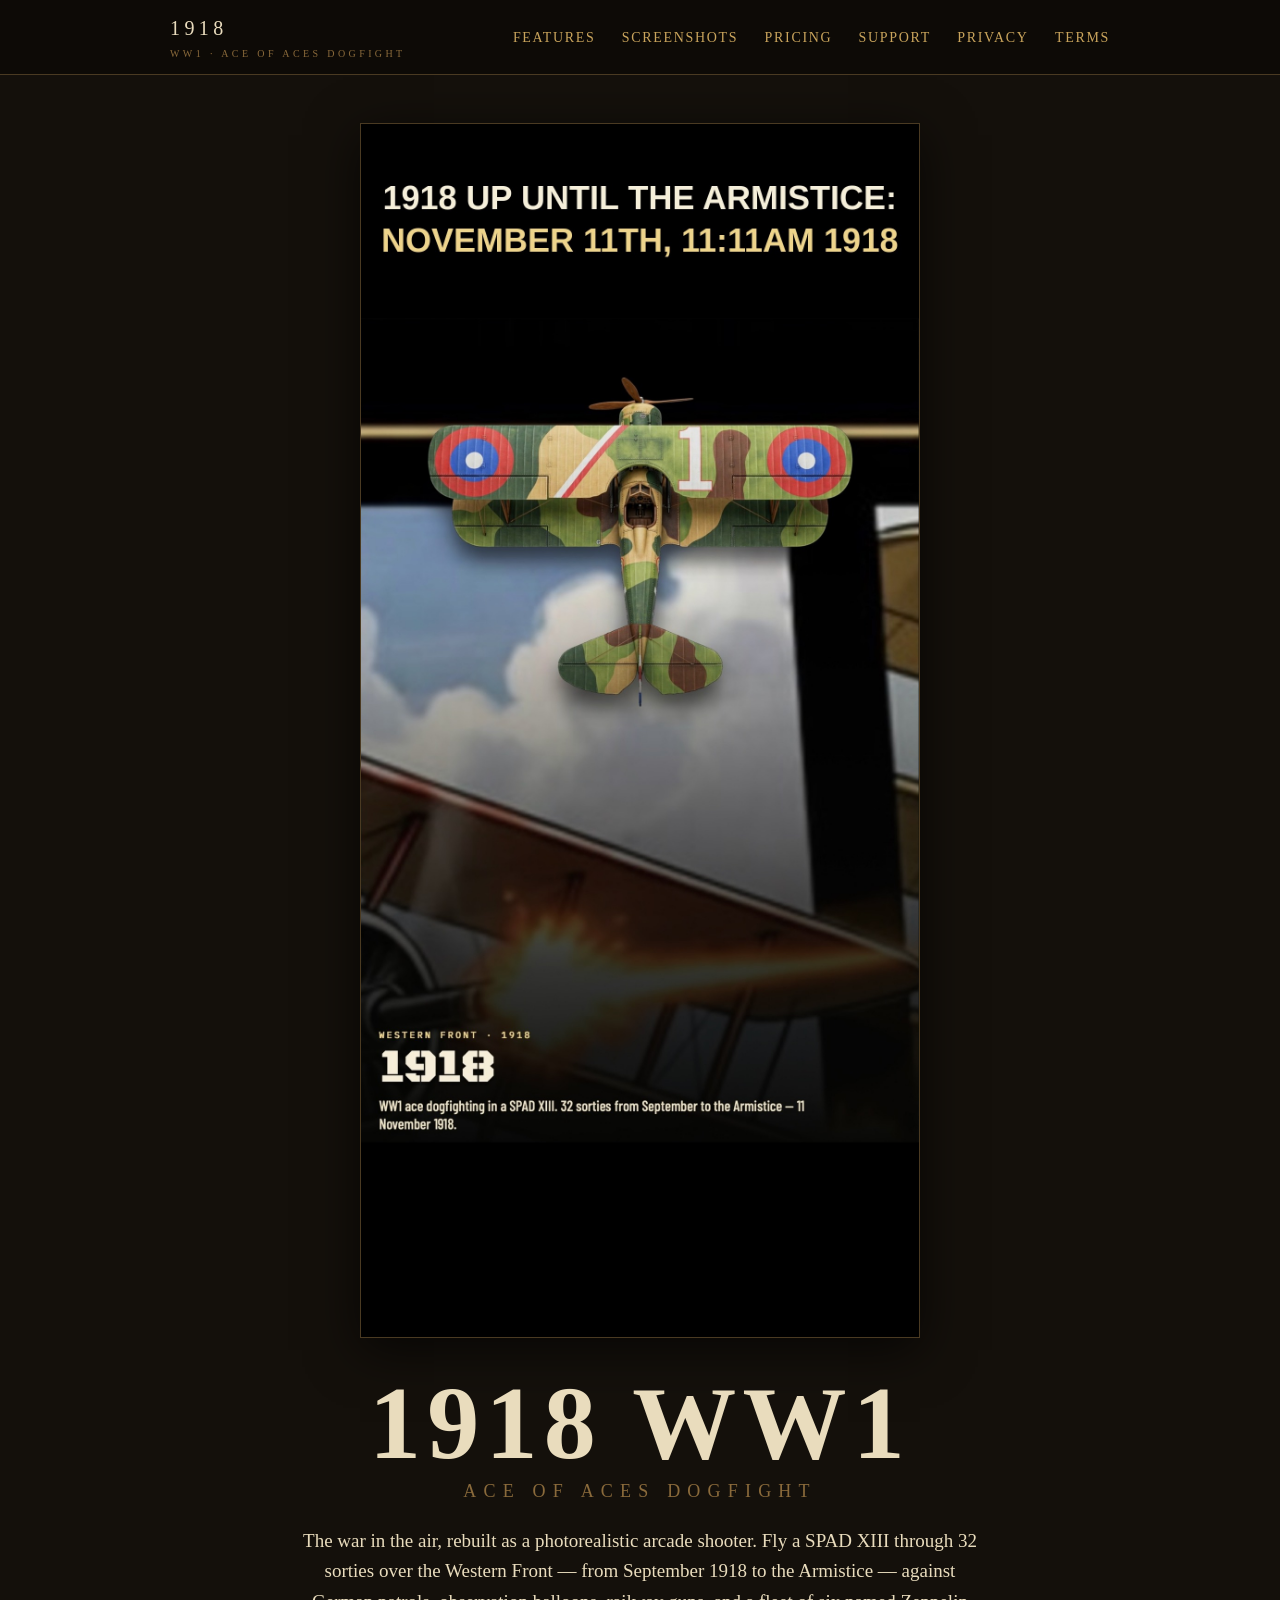
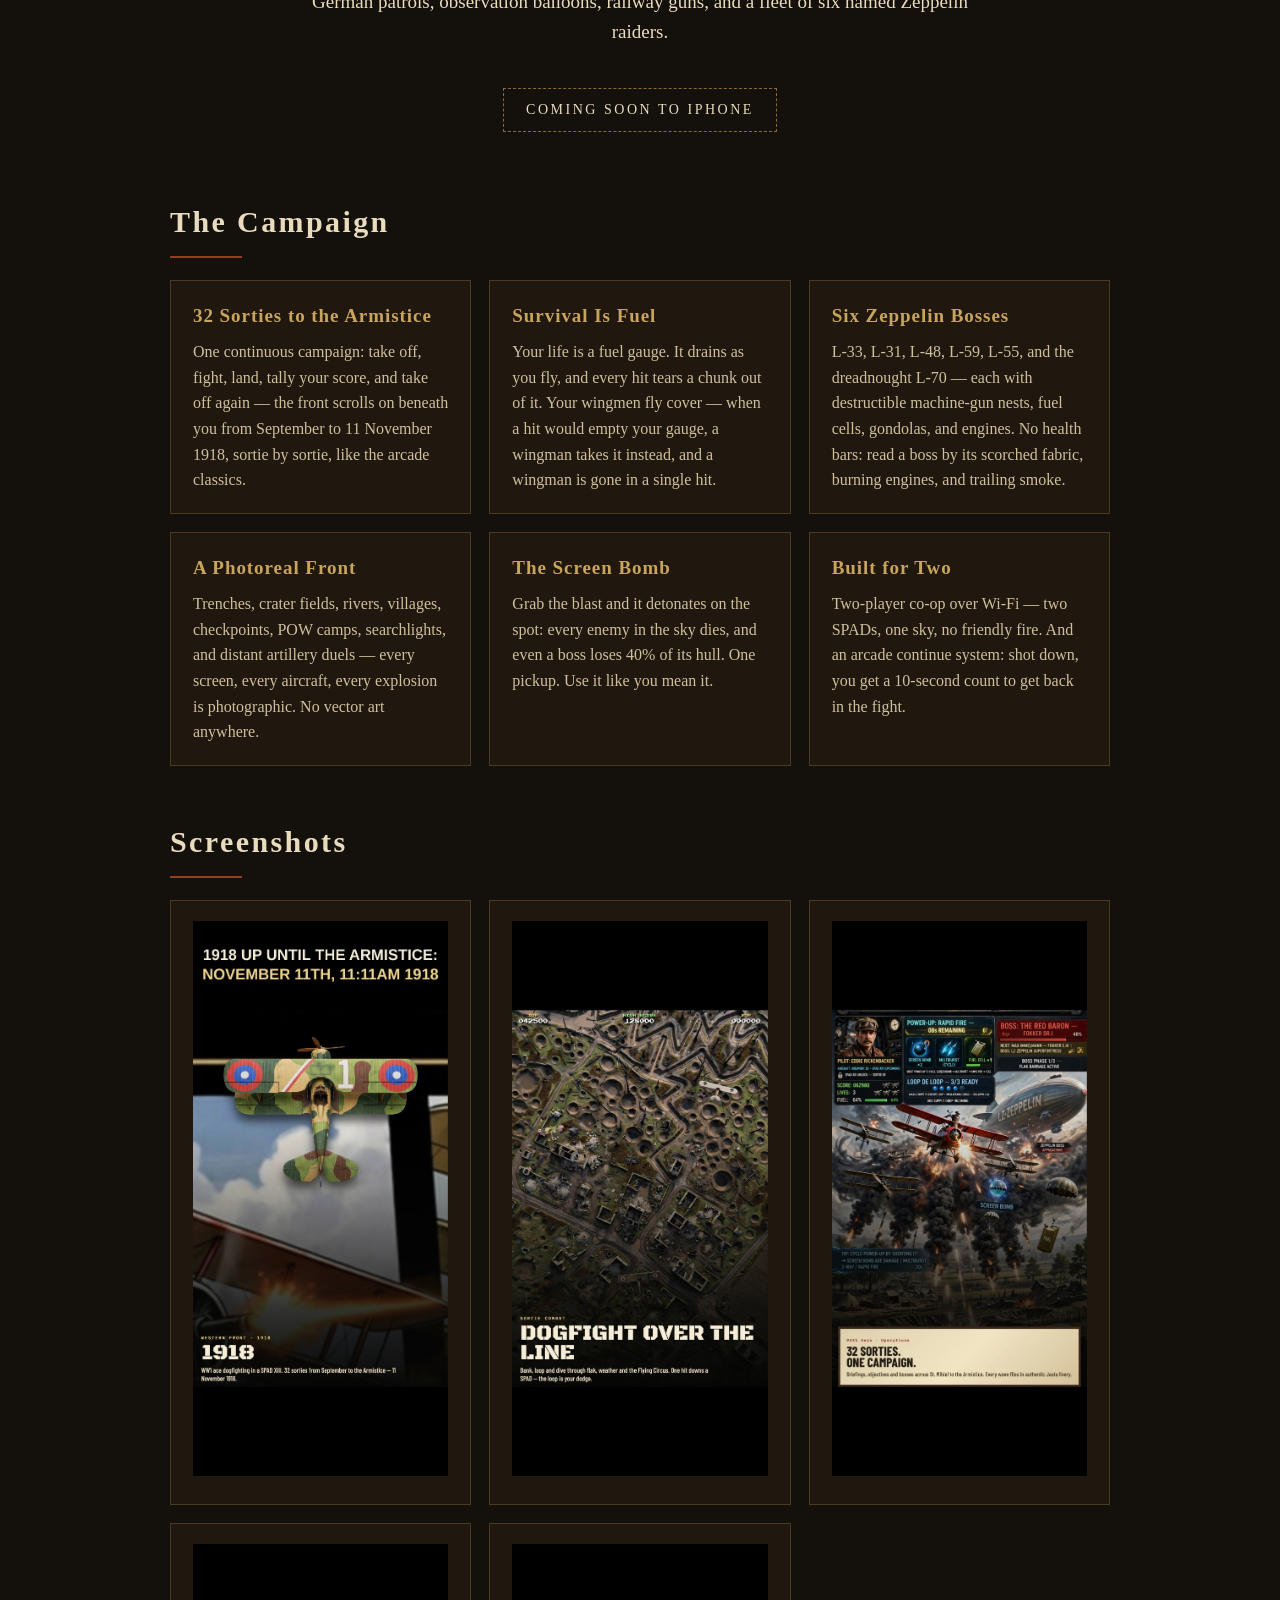
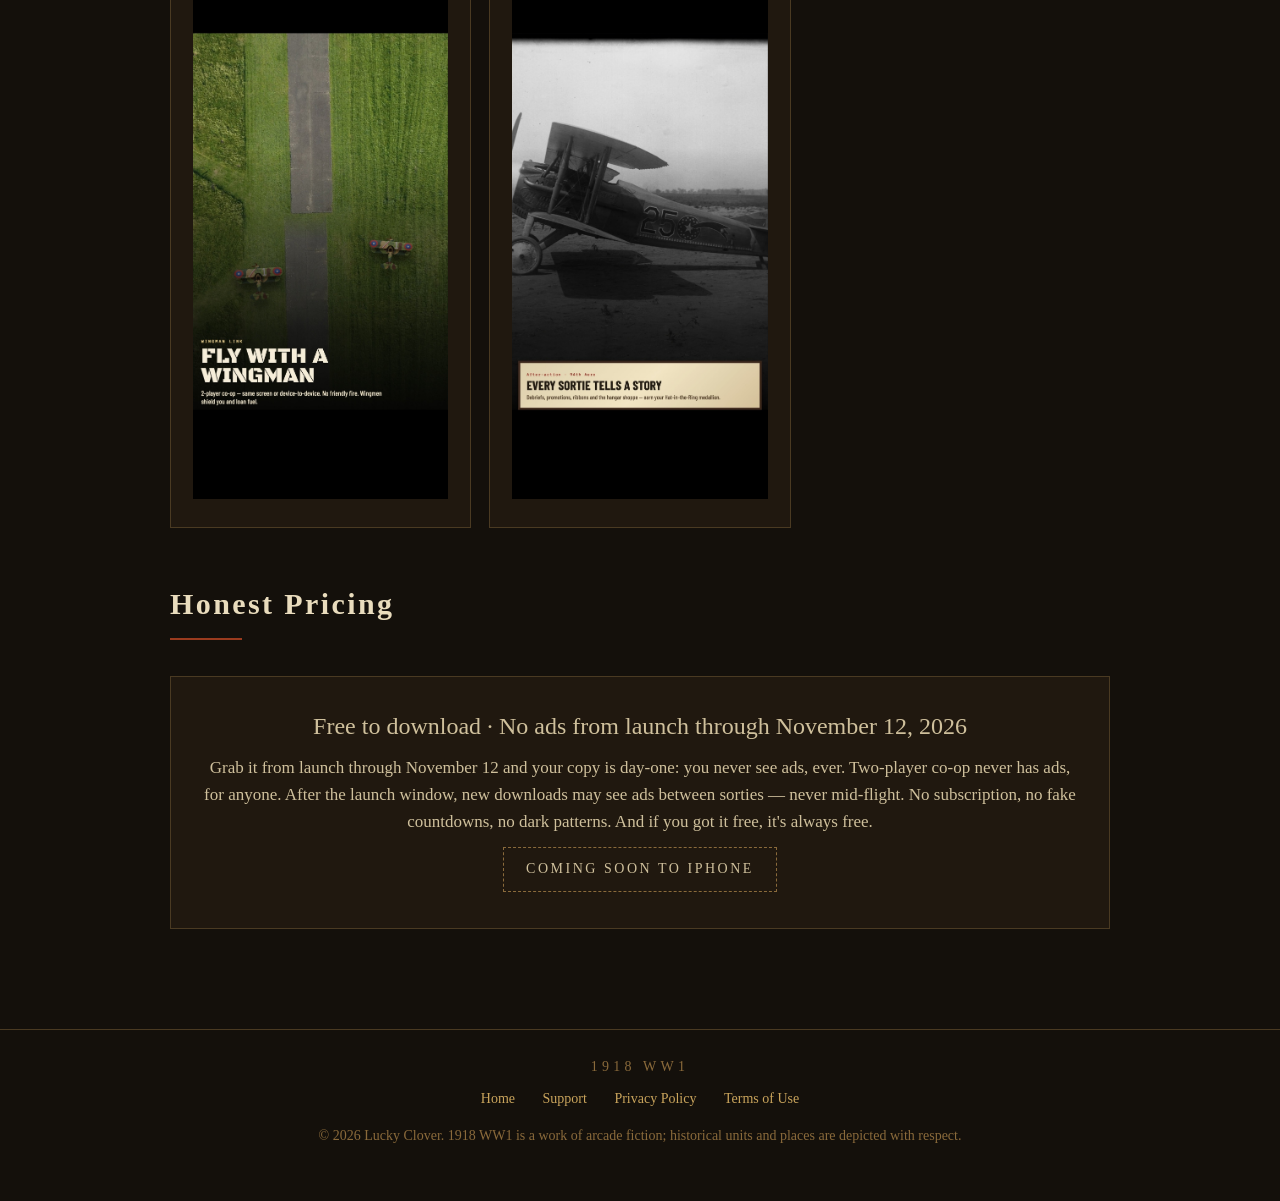
<file: index.html>
<!DOCTYPE html>
<html lang="en">
<head>
<meta charset="utf-8">
<meta name="viewport" content="width=device-width, initial-scale=1">
<title>1918 WW1 — Photoreal WWI Arcade Shooter for iPhone</title>
<meta name="description" content="1918 WW1 is a photorealistic WWI arcade dogfight shooter: fly a SPAD XIII through 32 sorties over the Western Front, battle six named Zeppelin bosses, and fly 2-player Wi-Fi co-op. Free to download — grab it from launch through November 12, 2026 and never see ads, ever.">
<link rel="stylesheet" href="style.css">
</head>
<body>

<header class="site-header">
  <div class="wrap">
    <a class="brand" href="index.html">1918<small>WW1 · ACE OF ACES DOGFIGHT</small></a>
    <nav class="main">
      <a href="#features">Features</a>
      <a href="#screenshots">Screenshots</a>
      <a href="#pricing">Pricing</a>
      <a href="support.html">Support</a>
      <a href="privacy.html">Privacy</a>
      <a href="terms.html">Terms</a>
    </nav>
  </div>
</header>

<main class="wrap">

  <div class="hero">
    <img class="hero-art" src="images/screenshot-title.jpg" alt="1918 WW1 title screen — a SPAD XIII over the Western Front. 1918 up until the Armistice: November 11th, 11:11AM 1918.">
    <h1>1918 WW1</h1>
    <p class="sub">Ace of Aces Dogfight</p>
    <p class="pitch">The war in the air, rebuilt as a photorealistic arcade shooter. Fly a
    SPAD XIII through 32 sorties over the Western Front — from September 1918 to the
    Armistice — against German patrols, observation balloons, railway guns, and a fleet
    of six named Zeppelin raiders.</p>
    <p class="coming-soon">Coming soon to iPhone</p>
  </div>

  <section class="block" id="features">
    <h2 class="sec">The Campaign</h2>
    <div class="sec-rule"></div>
    <div class="features">
      <div class="feature">
        <h3>32 Sorties to the Armistice</h3>
        <p>One continuous campaign: take off, fight, land, tally your score, and take
        off again — the front scrolls on beneath you from September to
        11 November 1918, sortie by sortie, like the arcade classics.</p>
      </div>
      <div class="feature">
        <h3>Survival Is Fuel</h3>
        <p>Your life is a fuel gauge. It drains as you fly, and every hit tears a
        chunk out of it. Your wingmen fly cover — when a hit would empty your gauge, a
        wingman takes it instead, and a wingman is gone in a single hit.</p>
      </div>
      <div class="feature">
        <h3>Six Zeppelin Bosses</h3>
        <p>L-33, L-31, L-48, L-59, L-55, and the dreadnought L-70 — each with
        destructible machine-gun nests, fuel cells, gondolas, and engines. No health
        bars: read a boss by its scorched fabric, burning engines, and trailing smoke.</p>
      </div>
      <div class="feature">
        <h3>A Photoreal Front</h3>
        <p>Trenches, crater fields, rivers, villages, checkpoints, POW camps,
        searchlights, and distant artillery duels — every screen, every aircraft,
        every explosion is photographic. No vector art anywhere.</p>
      </div>
      <div class="feature">
        <h3>The Screen Bomb</h3>
        <p>Grab the blast and it detonates on the spot: every enemy in the sky dies,
        and even a boss loses 40% of its hull. One pickup. Use it like you mean it.</p>
      </div>
      <div class="feature">
        <h3>Built for Two</h3>
        <p>Two-player co-op over Wi-Fi — two SPADs, one sky, no friendly fire.
        And an arcade continue system: shot down, you get a 10-second count to
        get back in the fight.</p>
      </div>
    </div>
  </section>

  <section class="block" id="screenshots">
    <h2 class="sec">Screenshots</h2>
    <div class="sec-rule"></div>
    <div class="features">
      <div class="feature"><img src="images/screenshot-title.jpg" alt="1918 WW1 title screen" style="max-width:100%"></div>
      <div class="feature"><img src="images/screenshot-dogfight.jpg" alt="Dogfight over the Western Front" style="max-width:100%"></div>
      <div class="feature"><img src="images/screenshot-briefing.jpg" alt="Sortie briefing" style="max-width:100%"></div>
      <div class="feature"><img src="images/screenshot-coop.jpg" alt="Two-player co-op" style="max-width:100%"></div>
      <div class="feature"><img src="images/screenshot-debrief.jpg" alt="Sortie tally" style="max-width:100%"></div>
    </div>
  </section>

  <section class="block" id="pricing">
    <h2 class="sec">Honest Pricing</h2>
    <div class="sec-rule"></div>
    <div class="pricing">
      <p class="price-line">Free to download · No ads from launch through November 12, 2026</p>
      <p>Grab it from launch through November 12 and your copy is day-one: you never
      see ads, ever. Two-player co-op never has ads, for anyone. After the launch
      window, new downloads may see ads between sorties — never mid-flight. No
      subscription, no fake countdowns, no dark patterns. And if you got it free,
      it's always free.</p>
      <p class="coming-soon">Coming soon to iPhone</p>
    </div>
  </section>

</main>

<footer class="site-footer">
  <div class="wrap">
    <div class="foot-brand">1918 WW1</div>
    <a href="index.html">Home</a>
    <a href="support.html">Support</a>
    <a href="privacy.html">Privacy Policy</a>
    <a href="terms.html">Terms of Use</a>
    <p>© 2026 Lucky Clover. 1918 WW1 is a work of arcade fiction; historical units
    and places are depicted with respect.</p>
  </div>
</footer>

</body>
</html>
</file>
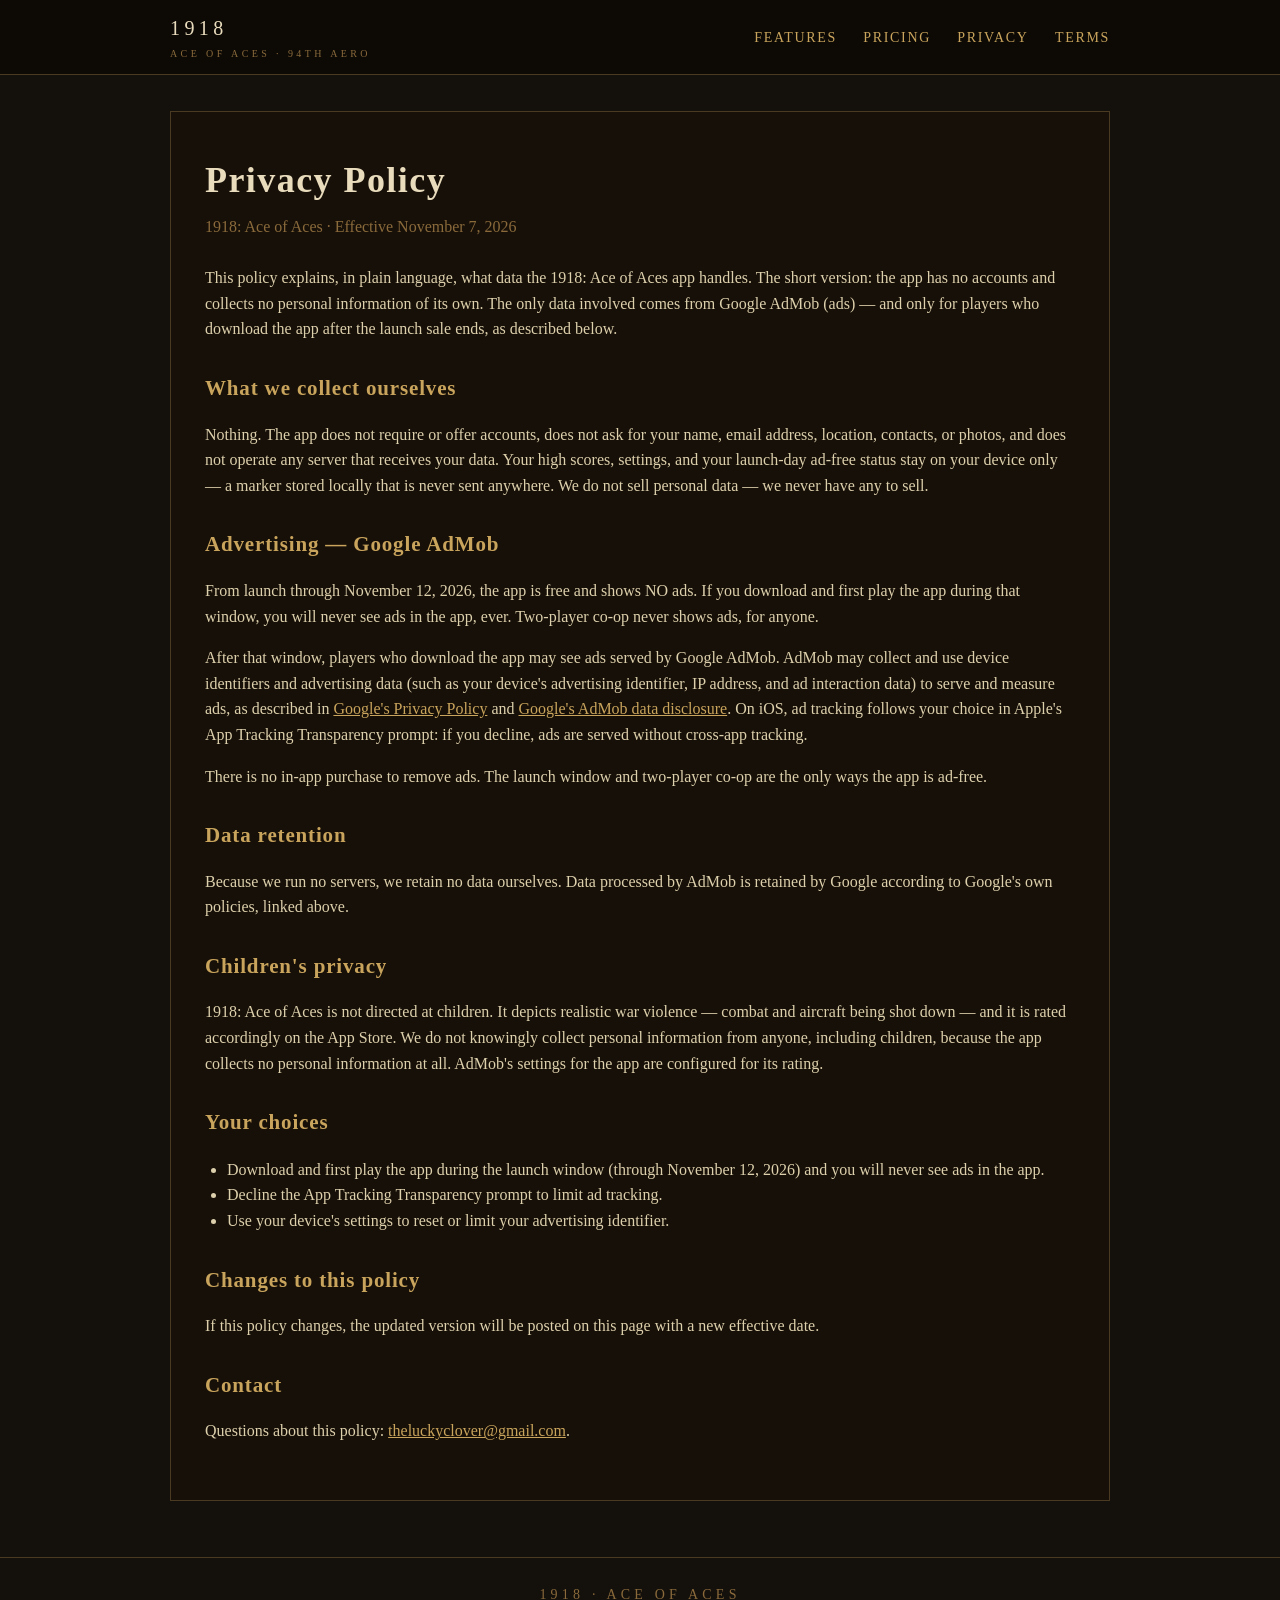
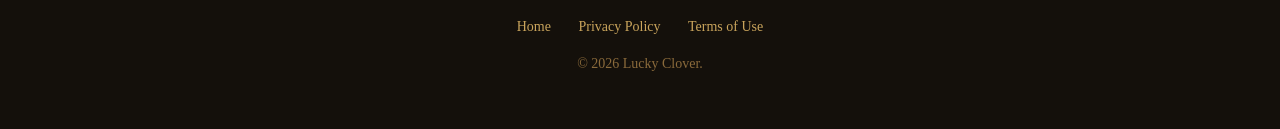
<file: privacy.html>
<!DOCTYPE html>
<html lang="en">
<head>
<meta charset="utf-8">
<meta name="viewport" content="width=device-width, initial-scale=1">
<title>Privacy Policy — 1918: Ace of Aces</title>
<meta name="description" content="Privacy Policy for 1918: Ace of Aces — what data the app's ads collect, and what we never collect.">
<link rel="stylesheet" href="style.css">
</head>
<body>

<header class="site-header">
  <div class="wrap">
    <a class="brand" href="index.html">1918<small>ACE OF ACES · 94TH AERO</small></a>
    <nav class="main">
      <a href="index.html#features">Features</a>
      <a href="index.html#pricing">Pricing</a>
      <a href="privacy.html">Privacy</a>
      <a href="terms.html">Terms</a>
    </nav>
  </div>
</header>

<main class="wrap">
  <article class="legal">
    <h1>Privacy Policy</h1>
    <p class="effective">1918: Ace of Aces · Effective November 7, 2026</p>

    <p>This policy explains, in plain language, what data the 1918: Ace of Aces
    app handles. The short version: the app has no accounts and collects no
    personal information of its own. The only data involved comes from Google
    AdMob (ads) — and only for players who download the app after the launch
    sale ends, as described below.</p>

    <h2>What we collect ourselves</h2>
    <p>Nothing. The app does not require or offer accounts, does not ask for
    your name, email address, location, contacts, or photos, and does not
    operate any server that receives your data. Your high scores, settings,
    and your launch-day ad-free status stay on your device only — a marker
    stored locally that is never sent anywhere. We do not sell personal data
    — we never have any to sell.</p>

    <h2>Advertising — Google AdMob</h2>
    <p>From launch through November 12, 2026, the
    app is free and shows NO ads. If you download and first play the app
    during that window, you will never see ads in the app, ever. Two-player
    co-op never shows ads, for anyone.</p>
    <p>After that window, players who download the app may see ads served by
    Google AdMob. AdMob may collect and use device identifiers and advertising
    data (such as your device's advertising identifier, IP address, and ad
    interaction data) to serve and measure ads, as described in
    <a href="https://policies.google.com/privacy">Google's Privacy Policy</a> and
    <a href="https://support.google.com/admob/answer/6128543">Google's AdMob data disclosure</a>.
    On iOS, ad tracking follows your choice in Apple's App Tracking
    Transparency prompt: if you decline, ads are served without cross-app
    tracking.</p>
    <p>There is no in-app purchase to remove ads. The launch window and
    two-player co-op are the only ways the app is ad-free.</p>

    <h2>Data retention</h2>
    <p>Because we run no servers, we retain no data ourselves. Data processed
    by AdMob is retained by Google according to Google's own policies, linked
    above.</p>

    <h2>Children's privacy</h2>
    <p>1918: Ace of Aces is not directed at children. It depicts realistic war
    violence — combat and aircraft being shot down — and it is rated
    accordingly on the App Store. We do not knowingly collect personal
    information from anyone, including children, because the app collects no
    personal information at all. AdMob's settings for the app are configured
    for its rating.</p>

    <h2>Your choices</h2>
    <ul>
      <li>Download and first play the app during the launch window (through November 12, 2026) and you will never see ads in the app.</li>
      <li>Decline the App Tracking Transparency prompt to limit ad tracking.</li>
      <li>Use your device's settings to reset or limit your advertising identifier.</li>
    </ul>

    <h2>Changes to this policy</h2>
    <p>If this policy changes, the updated version will be posted on this page
    with a new effective date.</p>

    <h2>Contact</h2>
    <p>Questions about this policy: <a href="mailto:theluckyclover@gmail.com">theluckyclover@gmail.com</a>.</p>
  </article>
</main>

<footer class="site-footer">
  <div class="wrap">
    <div class="foot-brand">1918 · Ace of Aces</div>
    <a href="index.html">Home</a>
    <a href="privacy.html">Privacy Policy</a>
    <a href="terms.html">Terms of Use</a>
    <p>© 2026 Lucky Clover.</p>
  </div>
</footer>

</body>
</html>
</file>
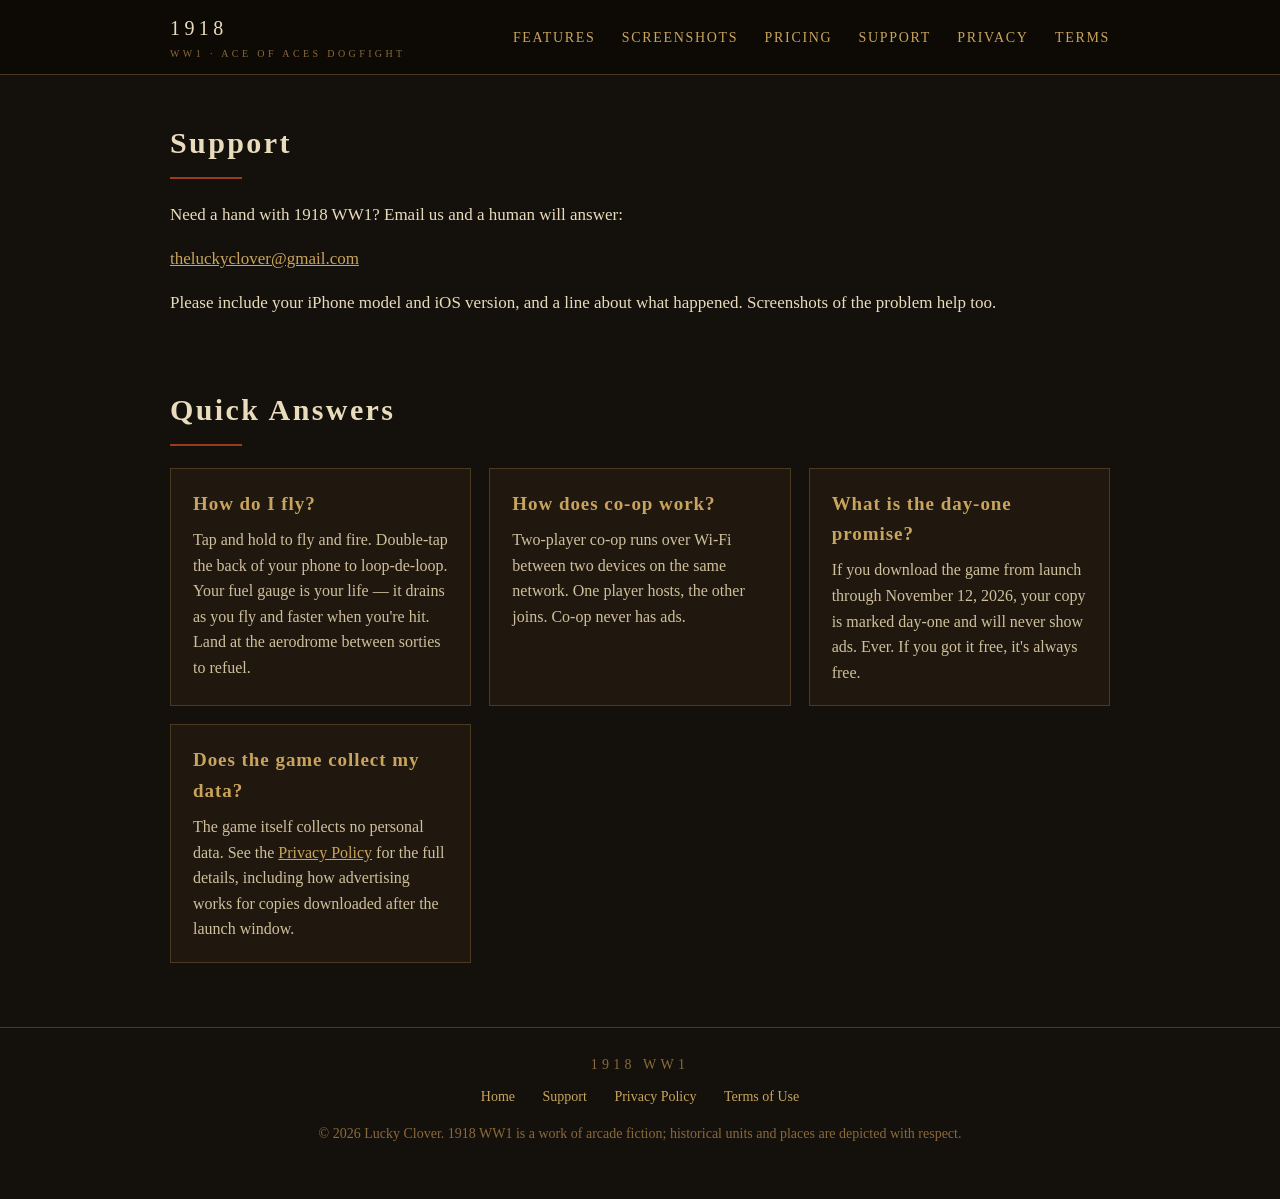
<file: support.html>
<!DOCTYPE html>
<html lang="en">
<head>
<meta charset="utf-8">
<meta name="viewport" content="width=device-width, initial-scale=1">
<title>Support — 1918 WW1</title>
<meta name="description" content="Support for 1918 WW1, the photorealistic WWI arcade dogfight shooter for iPhone. Contact, how to play, co-op help, and the day-one ad-free promise.">
<link rel="stylesheet" href="style.css">
</head>
<body>

<header class="site-header">
  <div class="wrap">
    <a class="brand" href="index.html">1918<small>WW1 · ACE OF ACES DOGFIGHT</small></a>
    <nav class="main">
      <a href="index.html#features">Features</a>
      <a href="index.html#screenshots">Screenshots</a>
      <a href="index.html#pricing">Pricing</a>
      <a href="support.html">Support</a>
      <a href="privacy.html">Privacy</a>
      <a href="terms.html">Terms</a>
    </nav>
  </div>
</header>

<main class="wrap">

  <section class="block">
    <h2 class="sec">Support</h2>
    <div class="sec-rule"></div>
    <p>Need a hand with 1918 WW1? Email us and a human will answer:</p>
    <p class="price-line"><a href="mailto:theluckyclover@gmail.com">theluckyclover@gmail.com</a></p>
    <p>Please include your iPhone model and iOS version, and a line about what
    happened. Screenshots of the problem help too.</p>
  </section>

  <section class="block">
    <h2 class="sec">Quick Answers</h2>
    <div class="sec-rule"></div>
    <div class="features">
      <div class="feature">
        <h3>How do I fly?</h3>
        <p>Tap and hold to fly and fire. Double-tap the back of your phone to
        loop-de-loop. Your fuel gauge is your life — it drains as you fly and
        faster when you're hit. Land at the aerodrome between sorties to refuel.</p>
      </div>
      <div class="feature">
        <h3>How does co-op work?</h3>
        <p>Two-player co-op runs over Wi-Fi between two devices on the same
        network. One player hosts, the other joins. Co-op never has ads.</p>
      </div>
      <div class="feature">
        <h3>What is the day-one promise?</h3>
        <p>If you download the game from launch through November 12, 2026, your
        copy is marked day-one and will never show ads. Ever. If you got it free,
        it's always free.</p>
      </div>
      <div class="feature">
        <h3>Does the game collect my data?</h3>
        <p>The game itself collects no personal data. See the
        <a href="privacy.html">Privacy Policy</a> for the full details, including
        how advertising works for copies downloaded after the launch window.</p>
      </div>
    </div>
  </section>

</main>

<footer class="site-footer">
  <div class="wrap">
    <div class="foot-brand">1918 WW1</div>
    <a href="index.html">Home</a>
    <a href="support.html">Support</a>
    <a href="privacy.html">Privacy Policy</a>
    <a href="terms.html">Terms of Use</a>
    <p>© 2026 Lucky Clover. 1918 WW1 is a work of arcade fiction; historical units
    and places are depicted with respect.</p>
  </div>
</footer>

</body>
</html>
</file>
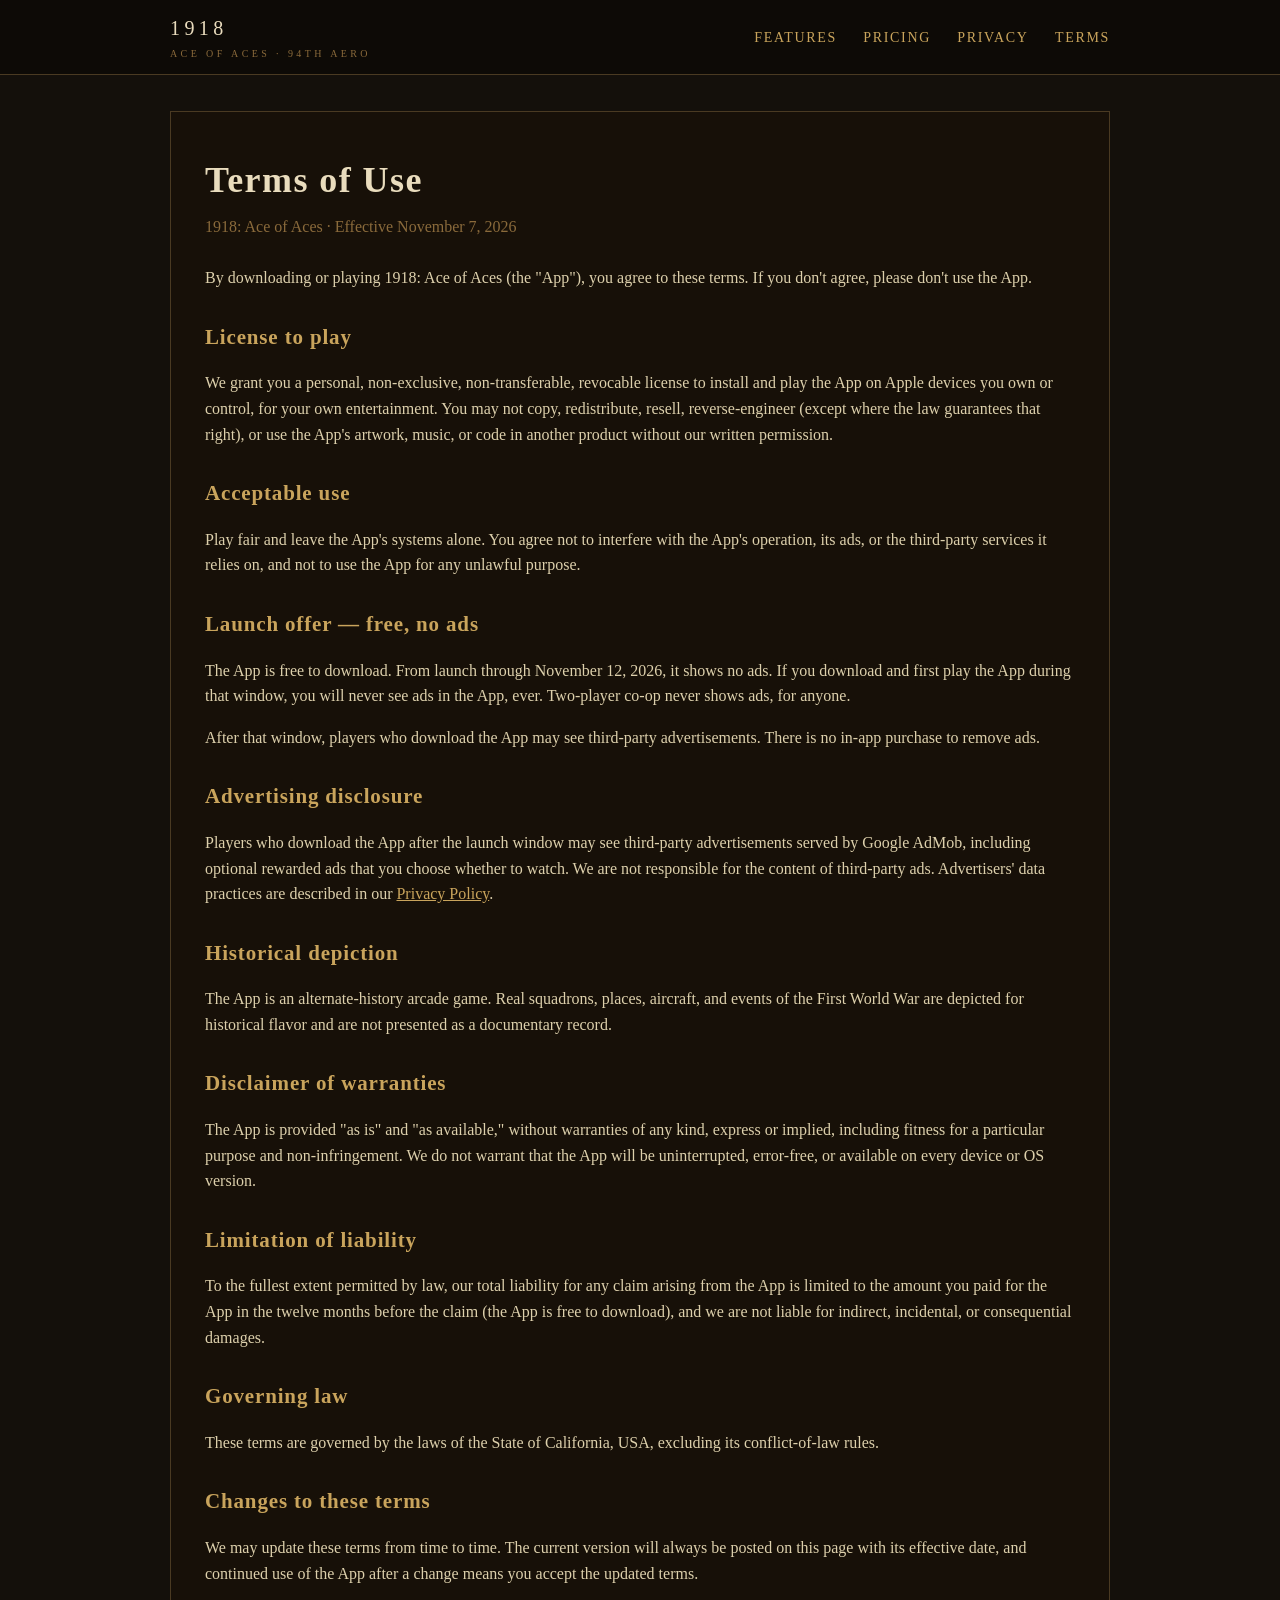
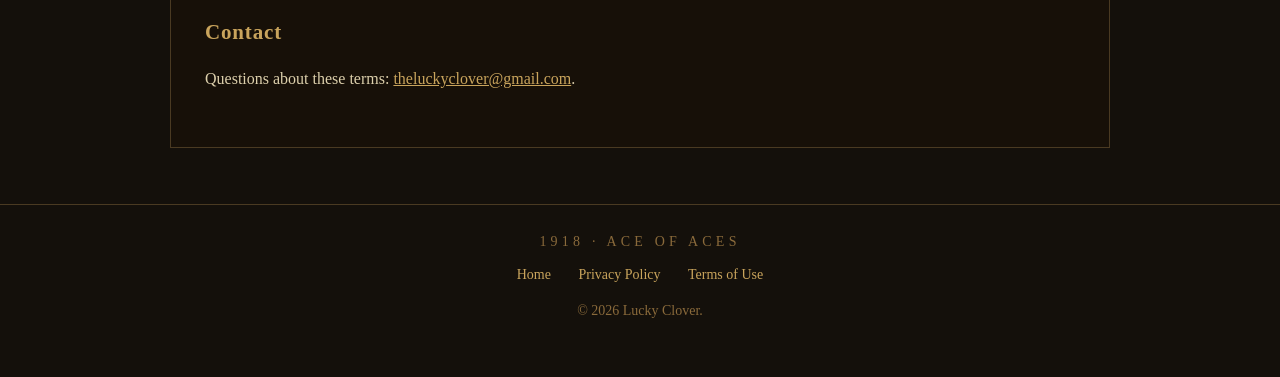
<file: terms.html>
<!DOCTYPE html>
<html lang="en">
<head>
<meta charset="utf-8">
<meta name="viewport" content="width=device-width, initial-scale=1">
<title>Terms of Use — 1918: Ace of Aces</title>
<meta name="description" content="Terms of Use for 1918: Ace of Aces — license, ads, and legal terms.">
<link rel="stylesheet" href="style.css">
</head>
<body>

<header class="site-header">
  <div class="wrap">
    <a class="brand" href="index.html">1918<small>ACE OF ACES · 94TH AERO</small></a>
    <nav class="main">
      <a href="index.html#features">Features</a>
      <a href="index.html#pricing">Pricing</a>
      <a href="privacy.html">Privacy</a>
      <a href="terms.html">Terms</a>
    </nav>
  </div>
</header>

<main class="wrap">
  <article class="legal">
    <h1>Terms of Use</h1>
    <p class="effective">1918: Ace of Aces · Effective November 7, 2026</p>

    <p>By downloading or playing 1918: Ace of Aces (the "App"), you agree to
    these terms. If you don't agree, please don't use the App.</p>

    <h2>License to play</h2>
    <p>We grant you a personal, non-exclusive, non-transferable, revocable
    license to install and play the App on Apple devices you own or control,
    for your own entertainment. You may not copy, redistribute, resell,
    reverse-engineer (except where the law guarantees that right), or use the
    App's artwork, music, or code in another product without our written
    permission.</p>

    <h2>Acceptable use</h2>
    <p>Play fair and leave the App's systems alone. You agree not to interfere
    with the App's operation, its ads, or the third-party services it relies
    on, and not to use the App for any unlawful purpose.</p>

    <h2>Launch offer — free, no ads</h2>
    <p>The App is free to download. From launch through November 12, 2026,
    it shows no ads. If you download and first play
    the App during that window, you will never see ads in the App, ever.
    Two-player co-op never shows ads, for anyone.</p>
    <p>After that window, players who download the App may see third-party
    advertisements. There is no in-app purchase to remove ads.</p>

    <h2>Advertising disclosure</h2>
    <p>Players who download the App after the launch window may see
    third-party advertisements served by Google AdMob, including optional
    rewarded ads that you choose whether to watch. We are not responsible for
    the content of third-party ads. Advertisers' data practices are described
    in our <a href="privacy.html">Privacy Policy</a>.</p>

    <h2>Historical depiction</h2>
    <p>The App is an alternate-history arcade game. Real squadrons, places,
    aircraft, and events of the First World War are depicted for historical
    flavor and are not presented as a documentary record.</p>

    <h2>Disclaimer of warranties</h2>
    <p>The App is provided "as is" and "as available," without warranties of
    any kind, express or implied, including fitness for a particular purpose
    and non-infringement. We do not warrant that the App will be
    uninterrupted, error-free, or available on every device or OS version.</p>

    <h2>Limitation of liability</h2>
    <p>To the fullest extent permitted by law, our total liability for any
    claim arising from the App is limited to the amount you paid for the App
    in the twelve months before the claim (the App is free to download), and
    we are not liable for indirect, incidental, or consequential damages.</p>

    <h2>Governing law</h2>
    <p>These terms are governed by the laws of the State of California, USA,
    excluding its conflict-of-law rules.</p>

    <h2>Changes to these terms</h2>
    <p>We may update these terms from time to time. The current version will
    always be posted on this page with its effective date, and continued use
    of the App after a change means you accept the updated terms.</p>

    <h2>Contact</h2>
    <p>Questions about these terms: <a href="mailto:theluckyclover@gmail.com">theluckyclover@gmail.com</a>.</p>
  </article>
</main>

<footer class="site-footer">
  <div class="wrap">
    <div class="foot-brand">1918 · Ace of Aces</div>
    <a href="index.html">Home</a>
    <a href="privacy.html">Privacy Policy</a>
    <a href="terms.html">Terms of Use</a>
    <p>© 2026 Lucky Clover.</p>
  </div>
</footer>

</body>
</html>
</file>
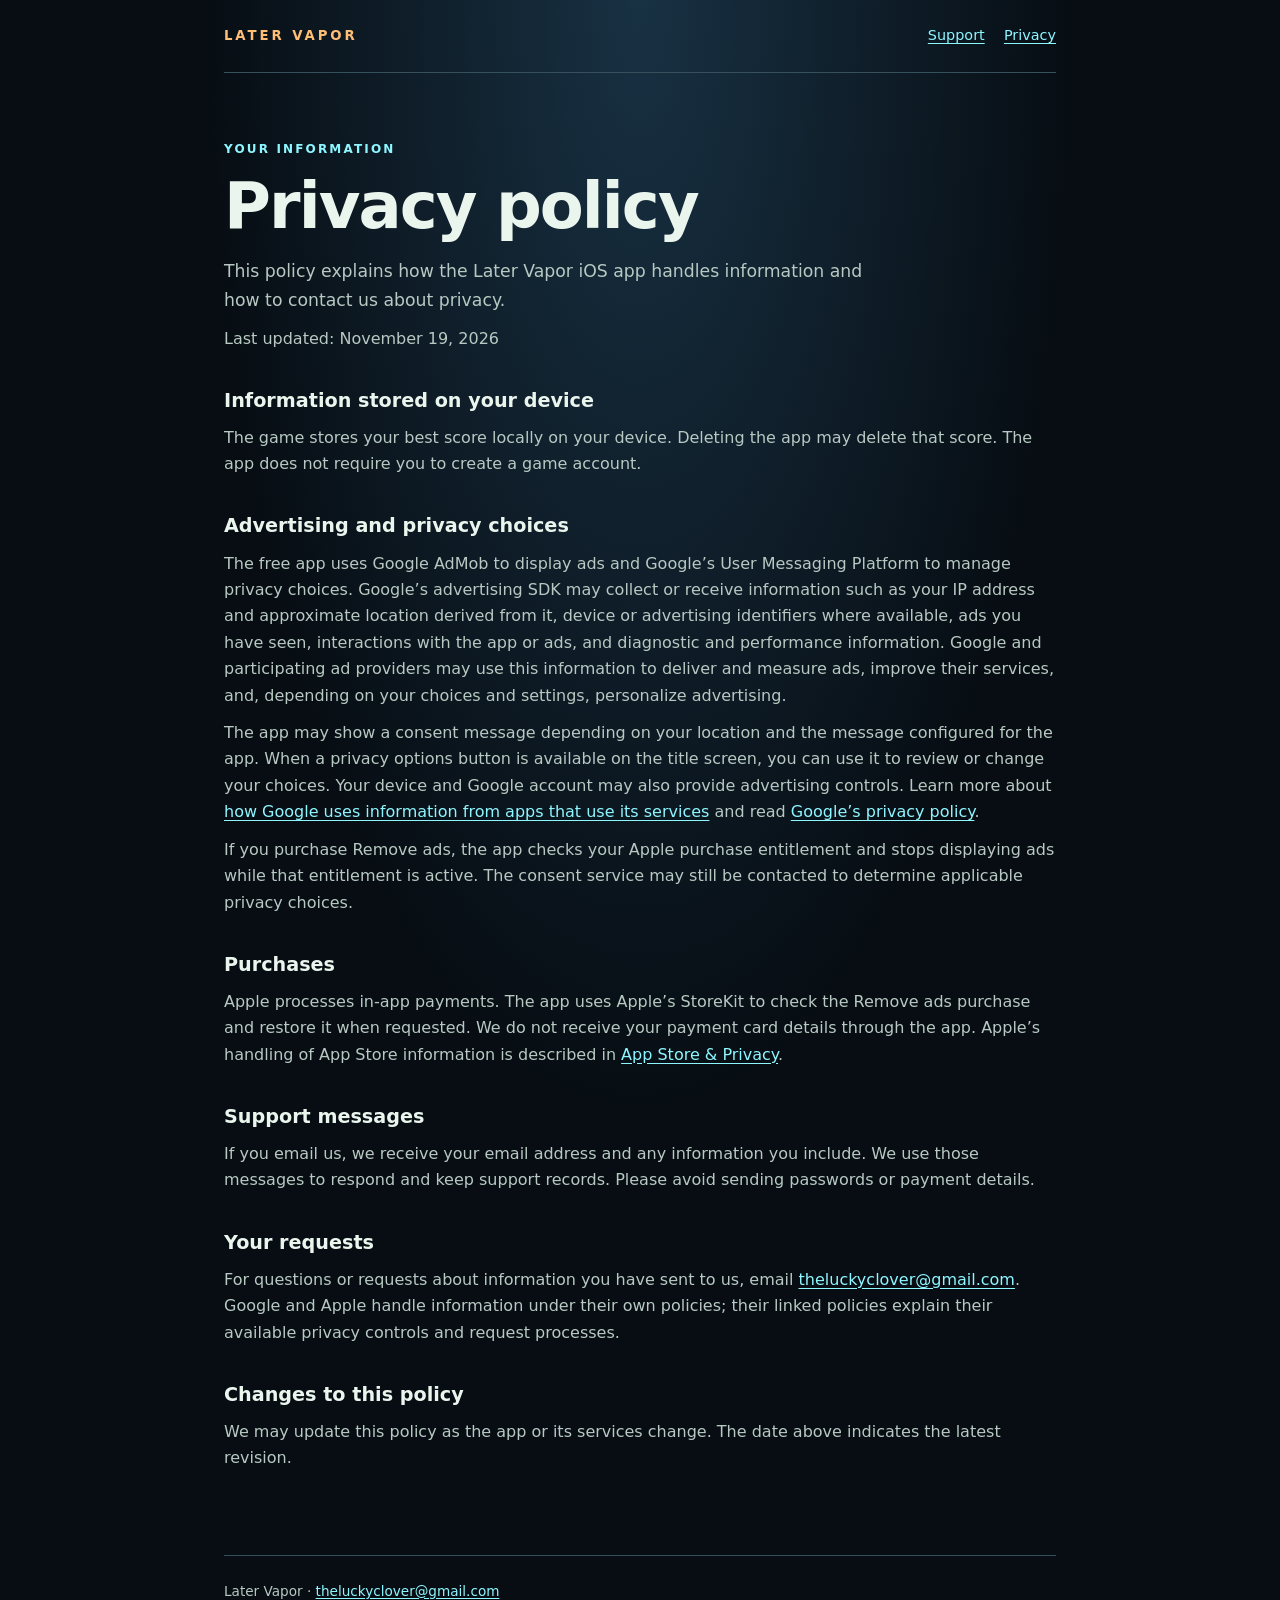
<file: later-vapor/privacy.html>
<!doctype html>
<html lang="en">
<head>
  <meta charset="utf-8">
  <meta name="viewport" content="width=device-width, initial-scale=1">
  <meta name="description" content="How Later Vapor handles information in its iOS app.">
  <title>Privacy Policy | Later Vapor</title>
  <link rel="stylesheet" href="styles.css">
</head>
<body>
  <div class="shell">
    <header><a class="brand" href="support.html">LATER VAPOR</a><nav aria-label="Page navigation"><a href="support.html">Support</a><a href="privacy.html" aria-current="page">Privacy</a></nav></header>
    <main>
      <p class="eyebrow">Your information</p>
      <h1>Privacy policy</h1>
      <p class="intro">This policy explains how the Later Vapor iOS app handles information and how to contact us about privacy.</p>
      <p>Last updated: November 19, 2026</p>
      <h2>Information stored on your device</h2>
      <p>The game stores your best score locally on your device. Deleting the app may delete that score. The app does not require you to create a game account.</p>
      <h2>Advertising and privacy choices</h2>
      <p>The free app uses Google AdMob to display ads and Google’s User Messaging Platform to manage privacy choices. Google’s advertising SDK may collect or receive information such as your IP address and approximate location derived from it, device or advertising identifiers where available, ads you have seen, interactions with the app or ads, and diagnostic and performance information. Google and participating ad providers may use this information to deliver and measure ads, improve their services, and, depending on your choices and settings, personalize advertising.</p>
      <p>The app may show a consent message depending on your location and the message configured for the app. When a privacy options button is available on the title screen, you can use it to review or change your choices. Your device and Google account may also provide advertising controls. Learn more about <a href="https://policies.google.com/technologies/partner-sites">how Google uses information from apps that use its services</a> and read <a href="https://policies.google.com/privacy">Google’s privacy policy</a>.</p>
      <p>If you purchase Remove ads, the app checks your Apple purchase entitlement and stops displaying ads while that entitlement is active. The consent service may still be contacted to determine applicable privacy choices.</p>
      <h2>Purchases</h2>
      <p>Apple processes in-app payments. The app uses Apple’s StoreKit to check the Remove ads purchase and restore it when requested. We do not receive your payment card details through the app. Apple’s handling of App Store information is described in <a href="https://www.apple.com/legal/privacy/data/en/app-store/">App Store &amp; Privacy</a>.</p>
      <h2>Support messages</h2>
      <p>If you email us, we receive your email address and any information you include. We use those messages to respond and keep support records. Please avoid sending passwords or payment details.</p>
      <h2>Your requests</h2>
      <p>For questions or requests about information you have sent to us, email <a href="mailto:theluckyclover@gmail.com?subject=Later%20Vapor%20privacy">theluckyclover@gmail.com</a>. Google and Apple handle information under their own policies; their linked policies explain their available privacy controls and request processes.</p>
      <h2>Changes to this policy</h2>
      <p>We may update this policy as the app or its services change. The date above indicates the latest revision.</p>
    </main>
    <footer>Later Vapor · <a href="mailto:theluckyclover@gmail.com">theluckyclover@gmail.com</a></footer>
  </div>
</body>
</html>
</file>
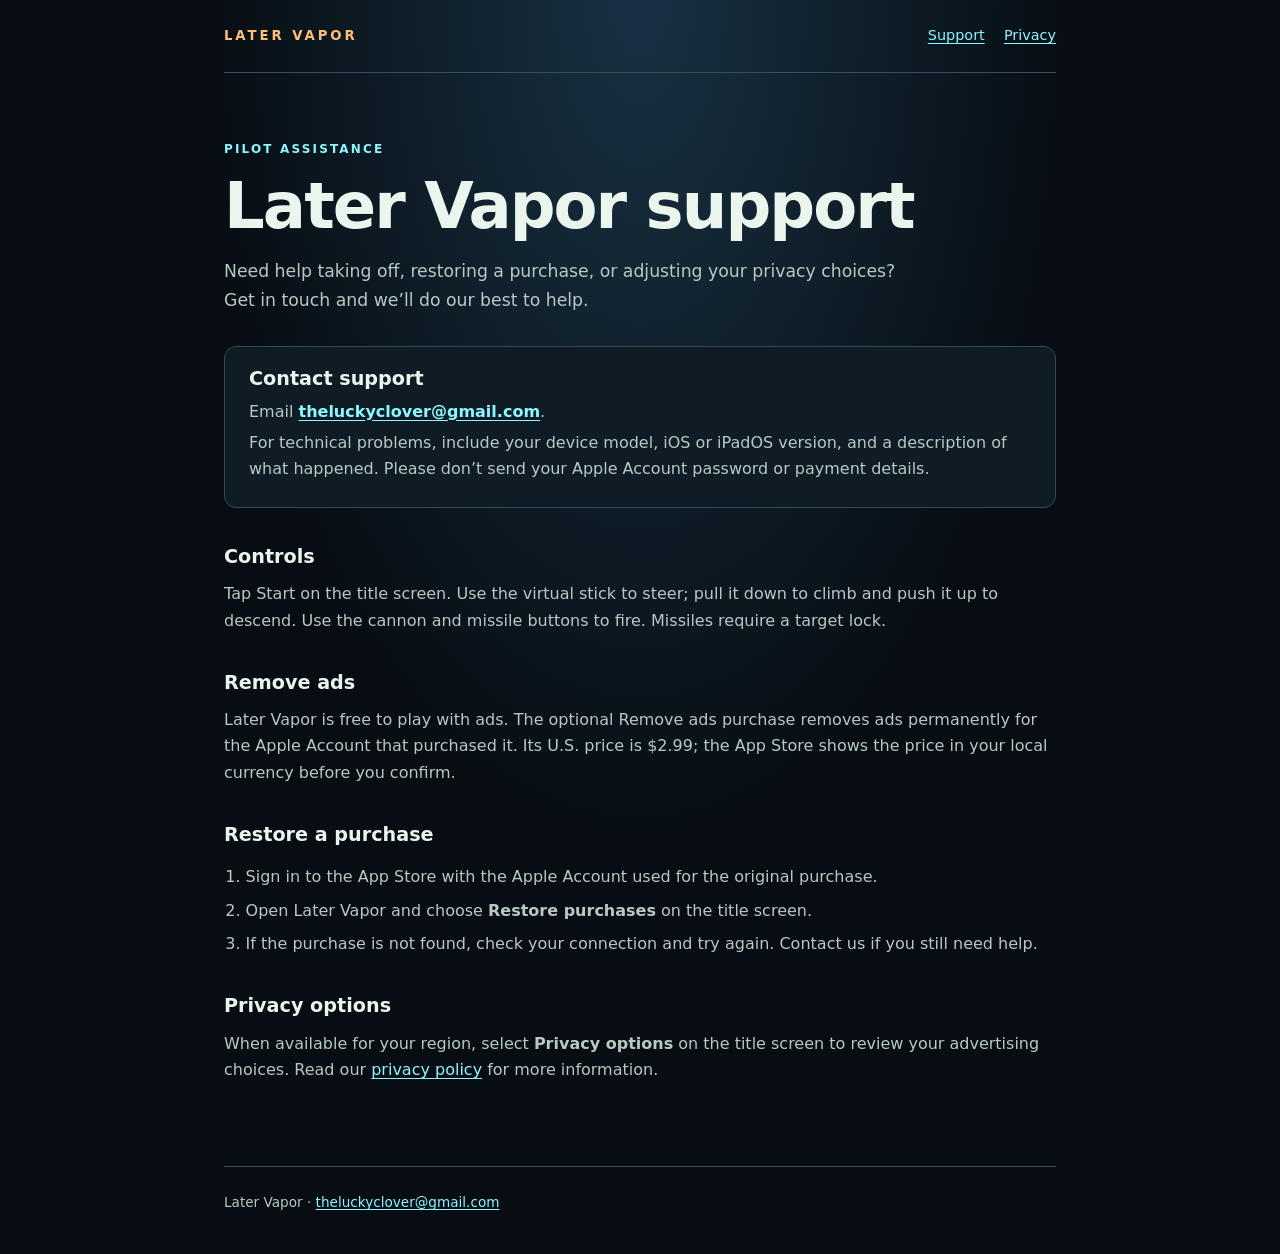
<file: later-vapor/support.html>
<!doctype html>
<html lang="en">
<head>
  <meta charset="utf-8">
  <meta name="viewport" content="width=device-width, initial-scale=1">
  <meta name="description" content="Help with Later Vapor for iPhone and iPad, including controls and purchases.">
  <title>Support | Later Vapor</title>
  <link rel="stylesheet" href="styles.css">
</head>
<body>
  <div class="shell">
    <header><a class="brand" href="support.html">LATER VAPOR</a><nav aria-label="Page navigation"><a href="support.html" aria-current="page">Support</a><a href="privacy.html">Privacy</a></nav></header>
    <main>
      <p class="eyebrow">Pilot assistance</p>
      <h1>Later Vapor support</h1>
      <p class="intro">Need help taking off, restoring a purchase, or adjusting your privacy choices? Get in touch and we’ll do our best to help.</p>
      <div class="card"><h2>Contact support</h2><p>Email <a class="contact" href="mailto:theluckyclover@gmail.com?subject=Later%20Vapor%20support">theluckyclover@gmail.com</a>.</p><p>For technical problems, include your device model, iOS or iPadOS version, and a description of what happened. Please don’t send your Apple Account password or payment details.</p></div>
      <h2>Controls</h2>
      <p>Tap Start on the title screen. Use the virtual stick to steer; pull it down to climb and push it up to descend. Use the cannon and missile buttons to fire. Missiles require a target lock.</p>
      <h2>Remove ads</h2>
      <p>Later Vapor is free to play with ads. The optional Remove ads purchase removes ads permanently for the Apple Account that purchased it. Its U.S. price is $2.99; the App Store shows the price in your local currency before you confirm.</p>
      <h2>Restore a purchase</h2>
      <ol><li>Sign in to the App Store with the Apple Account used for the original purchase.</li><li>Open Later Vapor and choose <strong>Restore purchases</strong> on the title screen.</li><li>If the purchase is not found, check your connection and try again. Contact us if you still need help.</li></ol>
      <h2>Privacy options</h2>
      <p>When available for your region, select <strong>Privacy options</strong> on the title screen to review your advertising choices. Read our <a href="privacy.html">privacy policy</a> for more information.</p>
    </main>
    <footer>Later Vapor · <a href="mailto:theluckyclover@gmail.com">theluckyclover@gmail.com</a></footer>
  </div>
</body>
</html>
</file>
<file: style.css>
/* 1918: Ace of Aces — marketing & legal site
   WWI sepia / aged-paper identity, squadron type, single stylesheet. */

:root {
  --ink: #221a10;
  --paper: #e9dcbd;
  --paper-dark: #d9c79c;
  --sepia: #8a6a3b;
  --rust: #9a3b1e;
  --bg: #14100b;
  --panel: #20180f;
  --line: #4a3a22;
  --gold: #c9a45c;
}

* { box-sizing: border-box; }

html { scroll-behavior: smooth; }

body {
  margin: 0;
  background: var(--bg);
  color: var(--paper);
  font-family: "Iowan Old Style", "Palatino Linotype", Palatino, Georgia, serif;
  line-height: 1.6;
  font-size: 17px;
}

a { color: var(--gold); }
a:hover { color: var(--paper); }

.wrap {
  max-width: 980px;
  margin: 0 auto;
  padding: 0 20px;
}

/* ---------- header ---------- */

.site-header {
  border-bottom: 1px solid var(--line);
  background: #0d0a06;
  position: sticky;
  top: 0;
  z-index: 10;
}

.site-header .wrap {
  display: flex;
  align-items: center;
  justify-content: space-between;
  padding-top: 12px;
  padding-bottom: 12px;
}

.brand {
  font-family: "Big Caslon", "Book Antiqua", Georgia, serif;
  letter-spacing: 0.22em;
  font-size: 20px;
  color: var(--paper);
  text-decoration: none;
}

.brand small {
  display: block;
  font-size: 10px;
  letter-spacing: 0.34em;
  color: var(--sepia);
  margin-top: 2px;
}

nav.main a {
  margin-left: 22px;
  text-decoration: none;
  font-size: 14px;
  letter-spacing: 0.12em;
  text-transform: uppercase;
}

/* ---------- hero ---------- */

.hero {
  text-align: center;
  padding: 48px 0 8px;
}

.hero-art {
  max-width: 560px;
  width: 100%;
  height: auto;
  border: 1px solid var(--line);
  box-shadow: 0 12px 48px rgba(0, 0, 0, 0.65);
}

.hero h1 {
  font-size: clamp(52px, 11vw, 104px);
  line-height: 0.95;
  margin: 28px 0 4px;
  letter-spacing: 0.06em;
  color: var(--paper);
}

.hero .sub {
  letter-spacing: 0.4em;
  font-size: clamp(13px, 2.6vw, 18px);
  color: var(--sepia);
  text-transform: uppercase;
  margin: 0 0 20px;
}

.hero .pitch {
  max-width: 680px;
  margin: 0 auto 26px;
  font-size: 19px;
}

/* ---------- buttons ---------- */

.btn {
  display: inline-block;
  background: var(--rust);
  color: #f5ead0;
  text-decoration: none;
  padding: 14px 30px;
  border: 1px solid #c0562f;
  letter-spacing: 0.14em;
  text-transform: uppercase;
  font-size: 15px;
}

.btn:hover { background: #b0481f; color: #fff; }

.btn.ghost {
  background: transparent;
  border-color: var(--sepia);
  color: var(--paper);
}

/* ---------- sections ---------- */

section.block { padding: 44px 0 8px; }

h2.sec {
  font-size: 30px;
  letter-spacing: 0.08em;
  margin: 0 0 6px;
  color: var(--paper);
}

.sec-rule {
  width: 72px;
  height: 2px;
  background: var(--rust);
  margin: 10px 0 22px;
}

.features {
  display: grid;
  grid-template-columns: repeat(auto-fit, minmax(260px, 1fr));
  gap: 18px;
}

.feature {
  background: var(--panel);
  border: 1px solid var(--line);
  padding: 20px 22px;
}

.feature h3 {
  margin: 0 0 8px;
  font-size: 19px;
  letter-spacing: 0.05em;
  color: var(--gold);
}

.feature p { margin: 0; font-size: 16px; color: #cfc09c; }

/* ---------- pricing / CTA ---------- */

.pricing {
  background: var(--panel);
  border: 1px solid var(--line);
  padding: 30px 28px;
  text-align: center;
  margin: 36px 0;
}

.pricing .price-line {
  font-size: 24px;
  margin: 0 0 8px;
}

.pricing p { margin: 6px 0; color: #cfc09c; }

.coming-soon {
  display: inline-block;
  margin-top: 14px;
  padding: 10px 22px;
  border: 1px dashed var(--sepia);
  letter-spacing: 0.18em;
  text-transform: uppercase;
  font-size: 14px;
  color: var(--paper);
}

/* ---------- legal pages ---------- */

.legal {
  background: #171008;
  border: 1px solid var(--line);
  padding: 40px 34px;
  margin: 36px 0;
}

.legal h1 {
  font-size: 36px;
  margin: 0 0 4px;
  letter-spacing: 0.04em;
}

.legal .effective { color: var(--sepia); margin: 0 0 26px; }

.legal h2 {
  font-size: 21px;
  margin: 30px 0 8px;
  color: var(--gold);
  letter-spacing: 0.04em;
}

.legal p, .legal li { font-size: 16px; color: #ddd0ac; }

.legal ul { padding-left: 22px; }

/* ---------- footer ---------- */

.site-footer {
  border-top: 1px solid var(--line);
  margin-top: 56px;
  padding: 26px 0 40px;
  text-align: center;
  color: var(--sepia);
  font-size: 14px;
}

.site-footer a { margin: 0 12px; text-decoration: none; }

.site-footer .foot-brand {
  letter-spacing: 0.3em;
  text-transform: uppercase;
  margin-bottom: 10px;
}

@media (max-width: 560px) {
  nav.main a { margin-left: 14px; font-size: 12px; }
  .legal { padding: 28px 20px; }
  .hero { padding-top: 30px; }
}
</file>
<file: later-vapor/styles.css>
:root{color-scheme:dark;--bg:#070d13;--panel:#101c25;--text:#eaf5ed;--muted:#b7c9c2;--cyan:#8ef6ff;--gold:#ffbe75}*{box-sizing:border-box}body{margin:0;background:radial-gradient(ellipse at top,#183143 0,var(--bg) 48%);color:var(--text);font:16px/1.65 system-ui,-apple-system,BlinkMacSystemFont,"Segoe UI",sans-serif}a{color:var(--cyan);text-underline-offset:.18em}a:hover{color:#fff}.shell{width:min(100% - 2.5rem,52rem);margin:auto}header{display:flex;justify-content:space-between;align-items:center;gap:1rem;padding:1.5rem 0;border-bottom:1px solid #36515b}.brand{font-size:.83rem;letter-spacing:.22em;font-weight:700;text-decoration:none;color:var(--gold)}nav{display:flex;gap:1.2rem;flex-wrap:wrap;font-size:.9rem}main{padding:3.5rem 0 4.5rem}.eyebrow{color:var(--cyan);font-size:.75rem;letter-spacing:.18em;text-transform:uppercase;font-weight:700}h1{font-size:clamp(2.3rem,7vw,4rem);line-height:1.1;letter-spacing:-.03em;margin:.5rem 0 1rem}h2{font-size:1.2rem;line-height:1.3;margin:2.3rem 0 .65rem}p,li{color:var(--muted)}p{margin:.7rem 0}ul,ol{padding-left:1.35rem}li+li{margin-top:.45rem}.intro{font-size:1.08rem;max-width:42rem}.card{background:var(--panel);border:1px solid #304952;border-radius:.75rem;padding:1.25rem 1.5rem;margin:2rem 0}.card h2{margin:0 0 .4rem}.card p{margin:.3rem 0}.contact{font-weight:700}footer{border-top:1px solid #36515b;color:var(--muted);font-size:.85rem;padding:1.5rem 0 2.5rem}a:focus-visible{outline:2px solid var(--gold);outline-offset:4px}@media(max-width:480px){header{align-items:flex-start;flex-direction:column}main{padding-top:2.5rem}}
</file>
